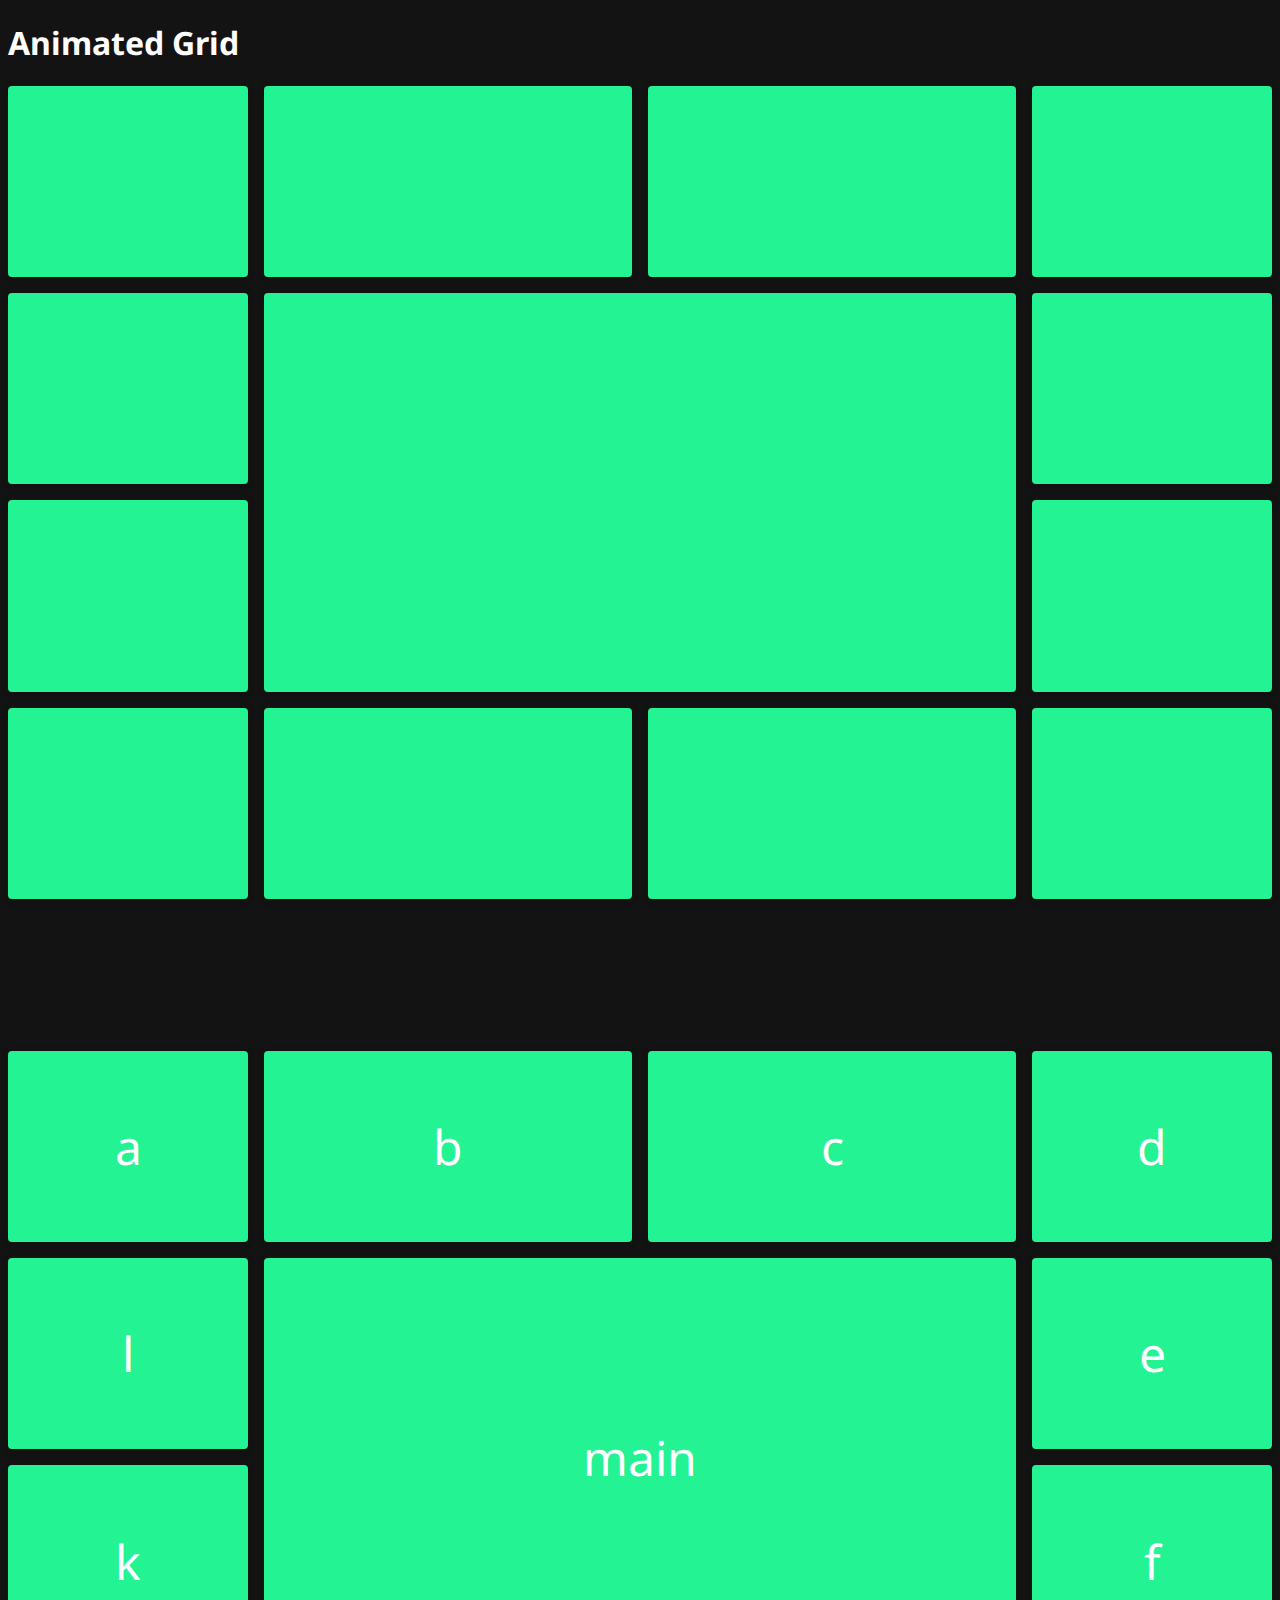
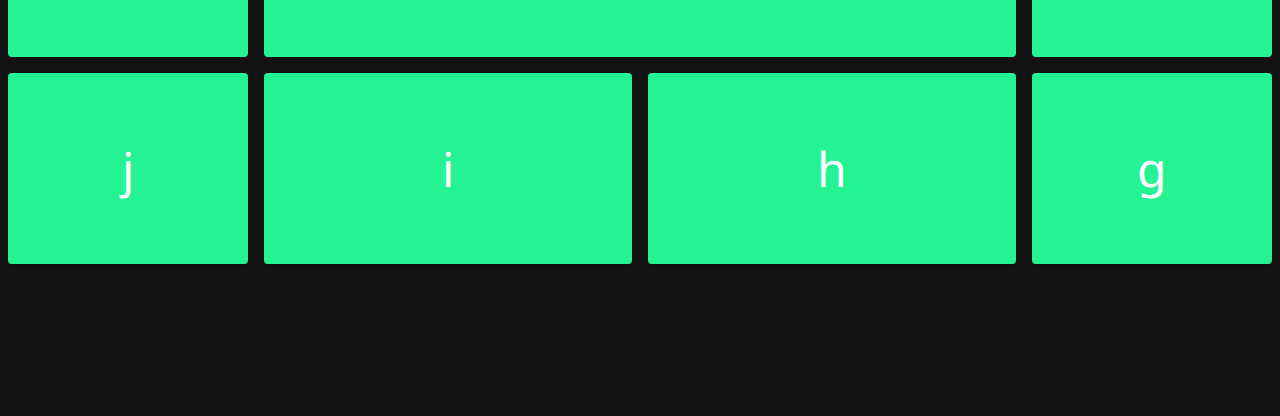
<file: animated/index.html>
<!DOCTYPE html>
<html lang="en">
  <head>
    <meta charset="UTF-8" />
    <meta name="viewport" content="width=device-width, initial-scale=1.0" />
    <title>Animated Grid</title>
    <link rel="stylesheet" href="../main.css" />
    <link rel="stylesheet" href="./grid.css" />
  </head>
  <body>
    <h1>Animated Grid</h1>
    <section class="animated-grid">
      <div
        class="card"
        style="background-image:url('https://images.unsplash.com/photo-1558981359-219d6364c9c8?ixlib=rb-1.2.1&ixid=eyJhcHBfaWQiOjEyMDd9&auto=format&fit=crop&w=2100&q=80')"
      ></div>
      <div
        class="card"
        style="background-image:url('https://images.unsplash.com/photo-1583585635793-0e1894c169bd?ixlib=rb-1.2.1&ixid=eyJhcHBfaWQiOjEyMDd9&auto=format&fit=crop&w=913&q=80')"
      ></div>
      <div
        class="card"
        style="background-image:url('https://images.unsplash.com/photo-1583426573939-97d09302d76a?ixlib=rb-1.2.1&ixid=eyJhcHBfaWQiOjEyMDd9&auto=format&fit=crop&w=968&q=80')"
      ></div>
      <div
        class="card"
        style="background-image:url('https://images.unsplash.com/photo-1583531172005-814191b8b6c0?ixlib=rb-1.2.1&ixid=eyJhcHBfaWQiOjEyMDd9&auto=format&fit=crop&w=975&q=80')"
      ></div>
      <div
        class="card"
        style="background-image:url('https://images.unsplash.com/photo-1583532452513-a02186582ccd?ixlib=rb-1.2.1&ixid=eyJhcHBfaWQiOjEyMDd9&auto=format&fit=crop&w=1950&q=80')"
      ></div>
      <div
        class="card"
        style="background-image:url('https://images.unsplash.com/photo-1583445013765-46c20c4a6772?ixlib=rb-1.2.1&ixid=eyJhcHBfaWQiOjEyMDd9&auto=format&fit=crop&w=1950&q=80')"
      ></div>
      <div
        class="card card-wide"
        style="background-image:url('https://images.unsplash.com/photo-1583425423320-2386622cd2e4?ixlib=rb-1.2.1&ixid=eyJhcHBfaWQiOjEyMDd9&auto=format&fit=crop&w=1980&q=80')"
      ></div>
      <div
        class="card"
        style="background-image:url('https://images.unsplash.com/photo-1583483425010-c566431a7710?ixlib=rb-1.2.1&ixid=eyJhcHBfaWQiOjEyMDd9&auto=format&fit=crop&w=1951&q=80')"
      ></div>
      <div
        class="card"
        style="background-image:url('https://images.unsplash.com/photo-1583500557349-fb5238f8d946?ixlib=rb-1.2.1&ixid=eyJhcHBfaWQiOjEyMDd9&auto=format&fit=crop&w=1949&q=80')"
      ></div>
      <div
        class="card"
        style="background-image:url('https://images.unsplash.com/photo-1583468323330-9032ad490fed?ixlib=rb-1.2.1&ixid=eyJhcHBfaWQiOjEyMDd9&auto=format&fit=crop&w=1955&q=80')"
      ></div>
      <div
        class="card"
        style="background-image:url('https://images.unsplash.com/photo-1583562835057-a62d1beffbf3?ixlib=rb-1.2.1&ixid=eyJhcHBfaWQiOjEyMDd9&auto=format&fit=crop&w=949&q=80')"
      ></div>
      <div
        class="card"
        style="background-image:url('https://images.unsplash.com/photo-1583518257225-f9a8081f6a84?ixlib=rb-1.2.1&ixid=eyJhcHBfaWQiOjEyMDd9&auto=format&fit=crop&w=1950&q=80')"
      ></div>
      <div
        class="card"
        style="background-image:url('https://images.unsplash.com/photo-1502134249126-9f3755a50d78?ixlib=rb-1.2.1&ixid=eyJhcHBfaWQiOjEyMDd9&auto=format&fit=crop&w=2100&q=80')"
      ></div>
    </section>

    <section class="animated-grid">
      <div class="card">a</div>
      <div class="card">b</div>
      <div class="card">c</div>
      <div class="card">d</div>
      <div class="card">e</div>
      <div class="card">f</div>
      <div class="card">g</div>
      <div class="card">h</div>
      <div class="card">i</div>
      <div class="card">j</div>
      <div class="card">k</div>
      <div class="card">l</div>
      <div class="card">main</div>
    </section>
    
  </body>
</html>
</file>
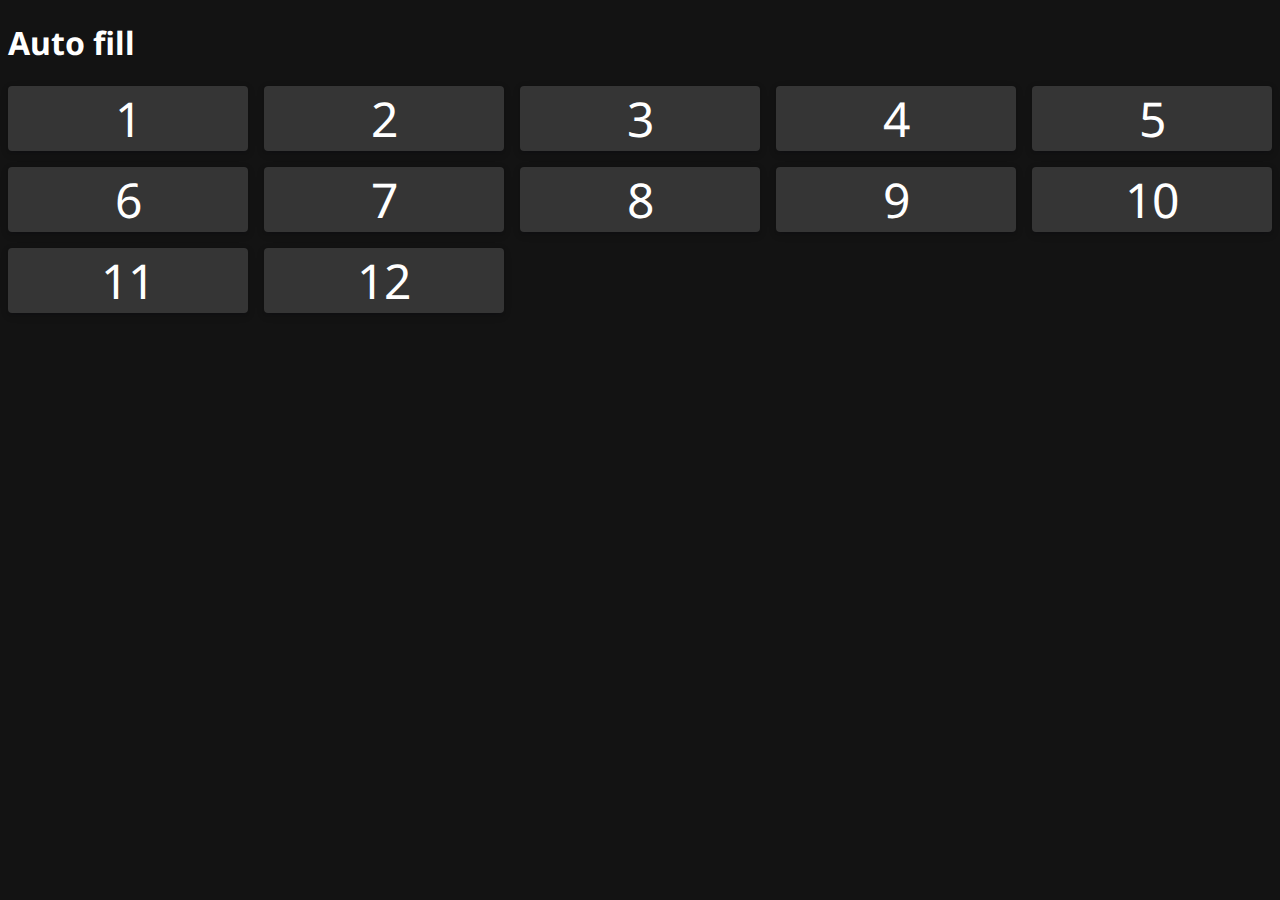
<file: basic/index.html>
<!DOCTYPE html>
<html lang="en">
  <head>
    <meta charset="UTF-8" />
    <meta name="viewport" content="width=device-width, initial-scale=1.0" />
    <title>Basic Grid</title>
    <link rel="stylesheet" href="../main.css" />
    <link rel="stylesheet" href="./grid.css" />
  </head>
  <body>   

    <h1>Auto fill</h1>

    <section class="basic-grid">
        <div class="card">1</div>
        <div class="card">2</div>
        <div class="card">3</div>
        <div class="card">4</div>
        <div class="card">5</div>
        <div class="card">6</div>
        <div class="card">7</div>
        <div class="card">8</div>
        <div class="card">9</div>
        <div class="card">10</div>
        <div class="card">11</div>
        <div class="card">12</div>
    </section>

  </body>
</html>
</file>
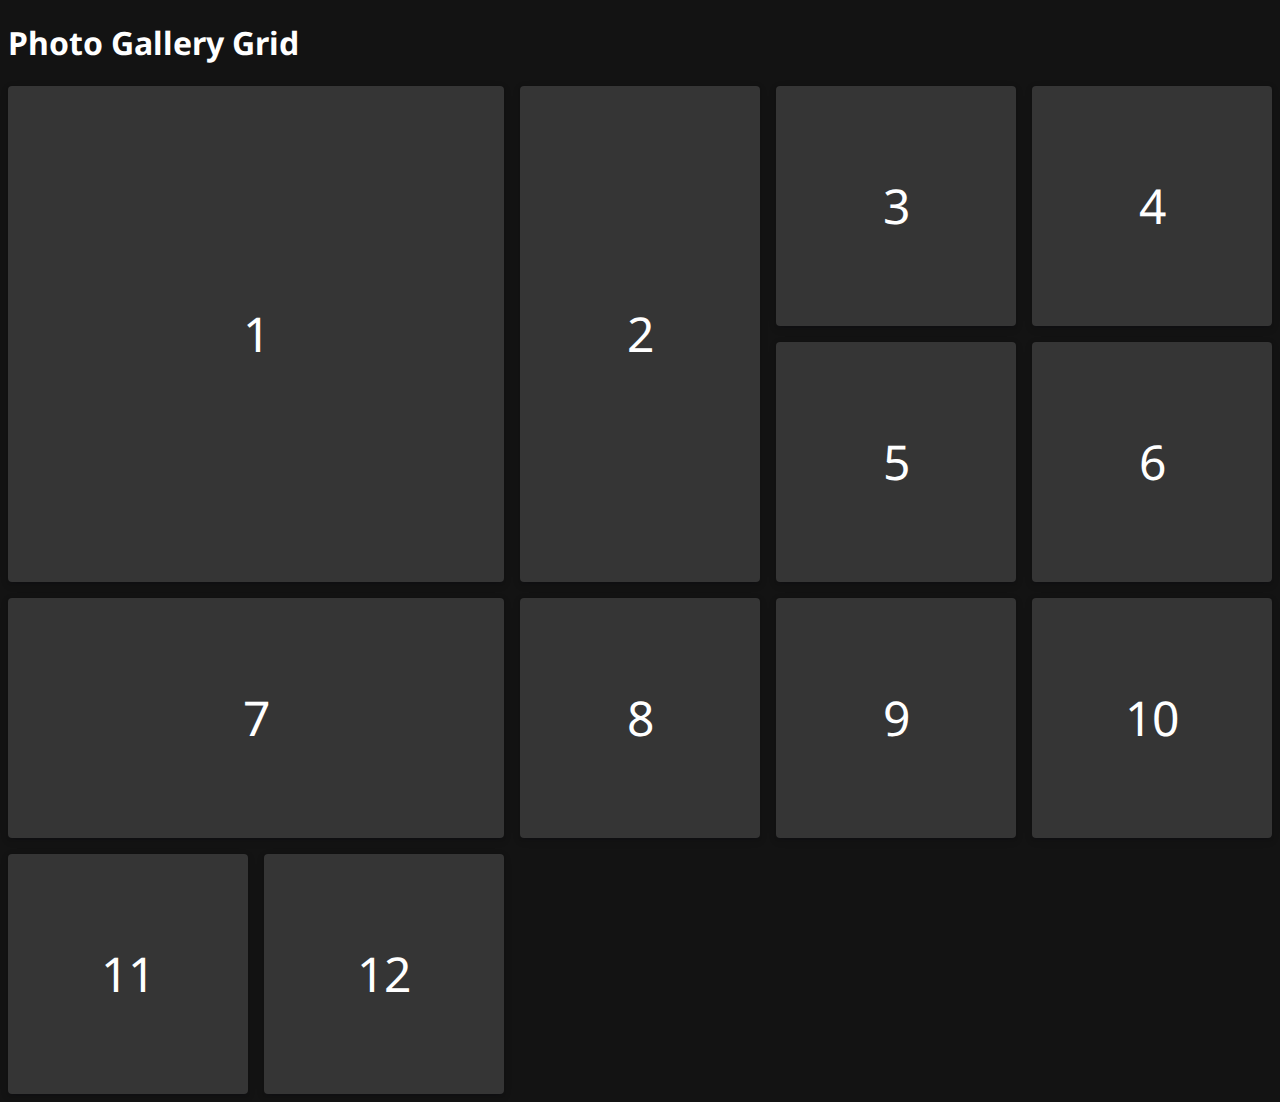
<file: photo-gallery/index.html>
<!DOCTYPE html>
<html lang="en">
  <head>
    <meta charset="UTF-8" />
    <meta name="viewport" content="width=device-width, initial-scale=1.0" />
    <title>Photo Grid</title>
    <link rel="stylesheet" href="../main.css" />
    <link rel="stylesheet" href="./grid.css" />
  </head>
  <body>
    <h1>Photo Gallery Grid</h1>

    <div class="photo-grid">
      <div
        class="card card-tall card-wide"
        style="background-image:url('https://images.unsplash.com/photo-1558981359-219d6364c9c8?ixlib=rb-1.2.1&ixid=eyJhcHBfaWQiOjEyMDd9&auto=format&fit=crop&w=2100&q=80')"
      >
        1
      </div>
      <div
        class="card card-tall"
        style="background-image:url('https://images.unsplash.com/photo-1583585635793-0e1894c169bd?ixlib=rb-1.2.1&ixid=eyJhcHBfaWQiOjEyMDd9&auto=format&fit=crop&w=913&q=80')"
      >
        2
      </div>
      <div
        class="card"
        style="background-image:url('https://images.unsplash.com/photo-1583531172005-814191b8b6c0?ixlib=rb-1.2.1&ixid=eyJhcHBfaWQiOjEyMDd9&auto=format&fit=crop&w=975&q=80')"
      >
        3
      </div>
      <div
        class="card"
        style="background-image:url('https://images.unsplash.com/photo-1583426573939-97d09302d76a?ixlib=rb-1.2.1&ixid=eyJhcHBfaWQiOjEyMDd9&auto=format&fit=crop&w=968&q=80')"
      >
        4
      </div>
      <div
        class="card"
        style="background-image:url('https://images.unsplash.com/photo-1583532452513-a02186582ccd?ixlib=rb-1.2.1&ixid=eyJhcHBfaWQiOjEyMDd9&auto=format&fit=crop&w=1950&q=80')"
      >
        5
      </div>
      <div
        class="card"
        style="background-image:url('https://images.unsplash.com/photo-1583445013765-46c20c4a6772?ixlib=rb-1.2.1&ixid=eyJhcHBfaWQiOjEyMDd9&auto=format&fit=crop&w=1950&q=80')"
      >
        6
      </div>
      <div
        class="card card-wide"
        style="background-image:url('https://images.unsplash.com/photo-1583562835057-a62d1beffbf3?ixlib=rb-1.2.1&ixid=eyJhcHBfaWQiOjEyMDd9&auto=format&fit=crop&w=949&q=80')"
      >
        7
      </div>
      <div
        class="card"
        style="background-image:url('https://images.unsplash.com/photo-1583483425010-c566431a7710?ixlib=rb-1.2.1&ixid=eyJhcHBfaWQiOjEyMDd9&auto=format&fit=crop&w=1951&q=80')"
      >
        8
      </div>
      <div
        class="card"
        style="background-image:url('https://images.unsplash.com/photo-1583500557349-fb5238f8d946?ixlib=rb-1.2.1&ixid=eyJhcHBfaWQiOjEyMDd9&auto=format&fit=crop&w=1949&q=80')"
      >
        9
      </div>
      <div
        class="card"
        style="background-image:url('https://images.unsplash.com/photo-1583468323330-9032ad490fed?ixlib=rb-1.2.1&ixid=eyJhcHBfaWQiOjEyMDd9&auto=format&fit=crop&w=1955&q=80')"
      >
        10
      </div>
      <div
        class="card"
        style="background-image:url('https://images.unsplash.com/photo-1583425423320-2386622cd2e4?ixlib=rb-1.2.1&ixid=eyJhcHBfaWQiOjEyMDd9&auto=format&fit=crop&w=1980&q=80')"
      >
        11
      </div>
      <div
        class="card"
        style="background-image:url('https://images.unsplash.com/photo-1583518257225-f9a8081f6a84?ixlib=rb-1.2.1&ixid=eyJhcHBfaWQiOjEyMDd9&auto=format&fit=crop&w=1950&q=80')"
      >
        12
      </div>
    </div>
  </body>
</html>
</file>
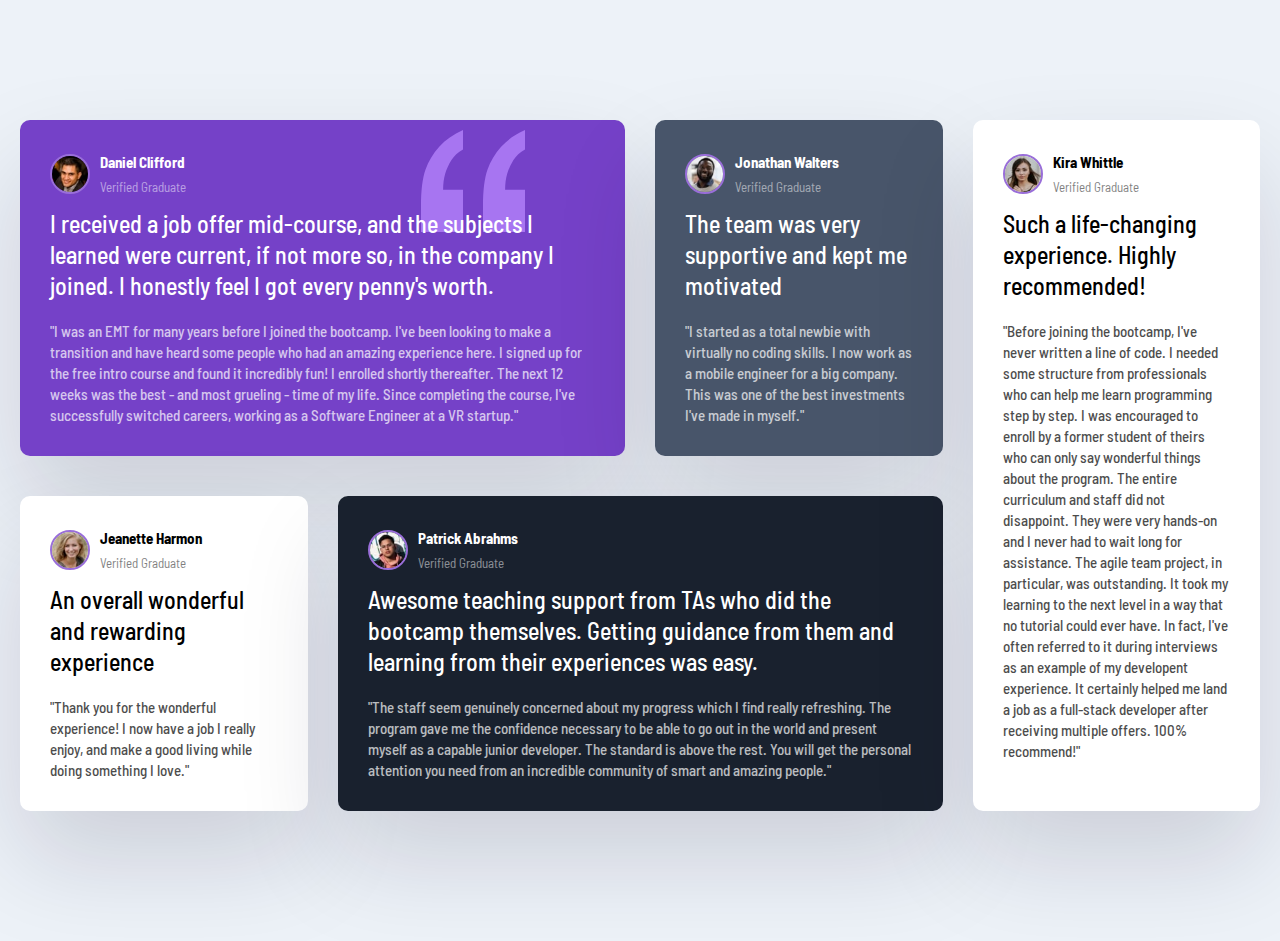
<file: Testimonials-grid-section/index.html>
<!DOCTYPE html>
<html lang="en">
  <head>
    <meta charset="UTF-8" />
    <meta http-equiv="X-UA-Compatible" content="IE=edge" />
    <meta name="viewport" content="width=device-width, initial-scale=1.0" />
    <link rel="stylesheet" href="style.css" />
    <title>Testimonials</title>
  </head>
  <body>
    <div class="testimonials">
      <div class="card card--bg-purple">
        <header class="card__header">
          <img src="images/image-daniel.jpg" class="card__img" alt="" />
          <div>
            <h3>Daniel Clifford</h3>
            <p>Verified Graduate</p>
          </div>
        </header>
        <p class="card__lead">
          I received a job offer mid-course, and the subjects I learned were
          current, if not more so, in the company I joined. I honestly feel I
          got every penny's worth.
        </p>
        <p class="card__quote">
          "I was an EMT for many years before I joined the bootcamp. I've been
          looking to make a transition and have heard some people who had an
          amazing experience here. I signed up for the free intro course and
          found it incredibly fun! I enrolled shortly thereafter. The next 12
          weeks was the best - and most grueling - time of my life. Since
          completing the course, I've successfully switched careers, working as
          a Software Engineer at a VR startup."
        </p>
      </div>

      <div class="card card--bg-gray-blue">
        <header class="card__header">
          <img src="images/image-jonathan.jpg" class="card__img" alt="" />
          <div>
            <h3>Jonathan Walters</h3>
            <p>Verified Graduate</p>
          </div>
        </header>
        <p class="card__lead">
          The team was very supportive and kept me motivated
        </p>
        <p class="card__quote">
          "I started as a total newbie with virtually no coding skills. I now
          work as a mobile engineer for a big company. This was one of the best
          investments I've made in myself."
        </p>
      </div>

      <div class="card">
        <header class="card__header">
          <img src="images/image-jeanette.jpg" class="card__img" alt="" />
          <div>
            <h3>Jeanette Harmon</h3>
            <p>Verified Graduate</p>
          </div>
        </header>
        <p class="card__lead">An overall wonderful and rewarding experience</p>
        <p class="card__quote">
          "Thank you for the wonderful experience! I now have a job I really
          enjoy, and make a good living while doing something I love."
        </p>
      </div>

      <div class="card card--bg-black-blue">
        <header class="card__header">
          <img src="images/image-patrick.jpg" class="card__img" alt="" />
          <div>
            <h3>Patrick Abrahms</h3>
            <p>Verified Graduate</p>
          </div>
        </header>
        <p class="card__lead">
          Awesome teaching support from TAs who did the bootcamp themselves.
          Getting guidance from them and learning from their experiences was
          easy.
        </p>
        <p class="card__quote">
          "The staff seem genuinely concerned about my progress which I find
          really refreshing. The program gave me the confidence necessary to be
          able to go out in the world and present myself as a capable junior
          developer. The standard is above the rest. You will get the personal
          attention you need from an incredible community of smart and amazing
          people."
        </p>
      </div>

      <div class="card">
        <header class="card__header">
          <img src="images/image-kira.jpg" class="card__img" alt="" />
          <div>
            <h3>Kira Whittle</h3>
            <p>Verified Graduate</p>
          </div>
        </header>
        <p class="card__lead">
          Such a life-changing experience. Highly recommended!
        </p>
        <p class="card__quote">
          "Before joining the bootcamp, I've never written a line of code. I
          needed some structure from professionals who can help me learn
          programming step by step. I was encouraged to enroll by a former
          student of theirs who can only say wonderful things about the program.
          The entire curriculum and staff did not disappoint. They were very
          hands-on and I never had to wait long for assistance. The agile team
          project, in particular, was outstanding. It took my learning to the
          next level in a way that no tutorial could ever have. In fact, I've
          often referred to it during interviews as an example of my developent
          experience. It certainly helped me land a job as a full-stack
          developer after receiving multiple offers. 100% recommend!"
        </p>
      </div>
    </div>
  </body>
</html>
</file>
<file: main.css>
@import url('https://fonts.googleapis.com/css?family=Noto+Sans&display=swap');

body {
    background: rgb(19, 19, 19);
    color: #fff;
    font-family: 'Noto Sans', sans-serif;
}

.card {
    display: flex;
    flex-direction: column;
    justify-content: center;
    align-items: center;
    background: #353535;
    font-size: 3rem;
    color: #fff;
    box-shadow: rgba(3, 8, 20, 0.1) 0px 0.15rem 0.5rem, rgba(2, 8, 20, 0.1) 0px 0.075rem 0.175rem;
    height: 100%;
    width: 100%;
    border-radius: 4px;
    transition: all 500ms;
    overflow: hidden;

    background-size: cover;
    background-position: center;
    background-repeat: no-repeat;
 }
  
.card:hover {
    box-shadow: rgba(2, 8, 20, 0.1) 0px 0.35em 1.175em, rgba(2, 8, 20, 0.08) 0px 0.175em 0.5em;
    transform: translateY(-3px) scale(1.1);
 }
</file>
<file: basic/grid.css>
.basic-grid {
    display: grid;
    gap: 1rem;

    /* 1 too skinny, too much code */
    /* grid-template-columns: 1fr 1fr 1fr 1fr 1fr 1fr 1fr 1fr 1fr 1fr 1fr 1fr 1fr; */
  
    /* 2 cleaner code */
    /* grid-template-columns: repeat(12, 1fr); */
  
    /* 3  better sizing, but overflows */
    /* grid-template-columns: repeat(12, minmax(240px, 1fr)); */
  
    /* 4 final */
    grid-template-columns: repeat(auto-fill, minmax(240px, 1fr));
 }
</file>
<file: photo-gallery/grid.css>
.photo-grid {
    display: grid;
    gap: 1rem;
  
    grid-template-columns: repeat(auto-fit, minmax(240px, 1fr));
    grid-auto-rows: 240px;
  }
  
  /* Medium screens */
  @media screen and (min-width: 600px) {
    .card-tall {
      grid-row: span 2 / auto;
    }
  
    .card-wide {
      grid-column: span 2 / auto;
    }
  }
</file>
<file: Testimonials-grid-section/style.css>
@import url('https://fonts.googleapis.com/css2?family=Barlow+Semi+Condensed:wght@200;300;400;700&display=swap');

* {
  box-sizing: border-box;
  margin: 0;
  padding: 0;
}

body {
  background: #edf2f8;
  font-family: 'Barlow Semi Condensed', sans-serif;
  line-height: 1.7;
  font-size: 13px;
}

.testimonials {
  max-width: 1440px;
  margin: 100px auto;
  padding: 20px;
  display: grid;
  grid-template-columns: repeat(4, 1fr);
  gap: 30px;
}

.card {
  background: #fff;
  border-radius: 10px;
  padding: 30px;
  box-shadow: rgba(17, 12, 46, 0.15) 0px 48px 100px 0px;
  margin-bottom: 10px;
}

.card__header {
  display: flex;
  align-items: center;
  margin-bottom: 10px;
}

.card__header h3 {
  font-size: 15px;
}

.card__header p {
  opacity: 50%;
}

.card__img {
  width: 40px;
  height: 40px;
  border-radius: 50%;
  border: 2px solid #996ed9;
  margin-right: 10px;
}

.card__lead {
  font-size: 1.5rem;
  font-weight: 500;
  line-height: 1.3;
  margin-bottom: 20px;
}

.card__quote {
  font-size: 15px;
  font-weight: 500;
  line-height: 1.4;
  opacity: 70%;
}

.card--bg-purple {
  background: hsl(263, 55%, 52%);
  color: #fff;
  background-image: url('./images/bg-pattern-quotation.svg');
  background-repeat: no-repeat;
  background-position: top 10px right 100px;
}

.card--bg-gray-blue {
  background: hsl(217, 19%, 35%);
  color: #fff;
}

.card--bg-black-blue {
  background: hsl(219, 29%, 14%);
  color: #fff;
}

.card:nth-of-type(1) {
  grid-column: 1 / 3;
}

.card:nth-of-type(4) {
  grid-column: 2 / 4;
  grid-row: 2;
}

.card:nth-of-type(5) {
  grid-column: 4;
  grid-row: 1 / 3;
}

@media (max-width: 768px) {
  .testimonials {
    grid-template-columns: 1fr;
    width: 100%;
  }

  .card:nth-of-type(1) {
    grid-column: 1;
  }

  .card:nth-of-type(4) {
    grid-column: 1;
    grid-row: 4;
  }

  .card:nth-of-type(5) {
    grid-column: 1;
    grid-row: 5;
  }
}
</file>
<file: animated/grid.css>
.animated-grid {
    height: 85vh;
    margin-bottom: 200px;
  
    display: grid;
    gap: 1rem;
  
    /* Explicit grid */
    grid-template-areas:
      'a  b  c  d'
      'l  🌟 🌟 e'
      'k  🌟 🌟 f'
      'j  i  h  g';
  
    grid-template-rows: repeat(4, 25%);
    grid-template-columns: 240px auto auto 240px;
  
    --stagger-delay: 100ms;
  }
  
  @keyframes cardEntrance {
    from {
      opacity: 0;
      transform: scale(0.3);
      filter: hue-rotate(180deg);
    }
    to {
      opacity: 1;
      transform: scale(1);
      filter: hue-rotate(0deg);
    }
  }
  
  .card {
    background-color: rgb(36, 243, 147);
    animation: cardEntrance 700ms ease-out;
    animation-fill-mode: backwards;
  }
  
  .card:nth-child(1) {
    grid-area: a;
    animation-delay: calc(1 * var(--stagger-delay));
  }
  .card:nth-child(2) {
    grid-area: b;
    animation-delay: calc(2 * var(--stagger-delay));
  }
  .card:nth-child(3) {
    grid-area: c;
    animation-delay: calc(3 * var(--stagger-delay));
  }
  .card:nth-child(4) {
    grid-area: d;
    animation-delay: calc(4 * var(--stagger-delay));
  }
  .card:nth-child(5) {
    grid-area: e;
    animation-delay: calc(5 * var(--stagger-delay));
  }
  .card:nth-child(6) {
    grid-area: f;
    animation-delay: calc(6 * var(--stagger-delay));
  }
  .card:nth-child(7) {
    grid-area: g;
    animation-delay: calc(7 * var(--stagger-delay));
  }
  .card:nth-child(8) {
    grid-area: h;
    animation-delay: calc(8 * var(--stagger-delay));
  }
  .card:nth-child(9) {
    grid-area: i;
    animation-delay: calc(9 * var(--stagger-delay));
  }
  .card:nth-child(10) {
    grid-area: j;
    animation-delay: calc(10 * var(--stagger-delay));
  }
  .card:nth-child(11) {
    grid-area: k;
    animation-delay: calc(11 * var(--stagger-delay));
  }
  .card:nth-child(12) {
    grid-area: l;
    animation-delay: calc(12 * var(--stagger-delay));
  }
  .card:last-child {
    grid-area: 🌟;
    animation-delay: calc(13 * var(--stagger-delay));
  }
</file>
